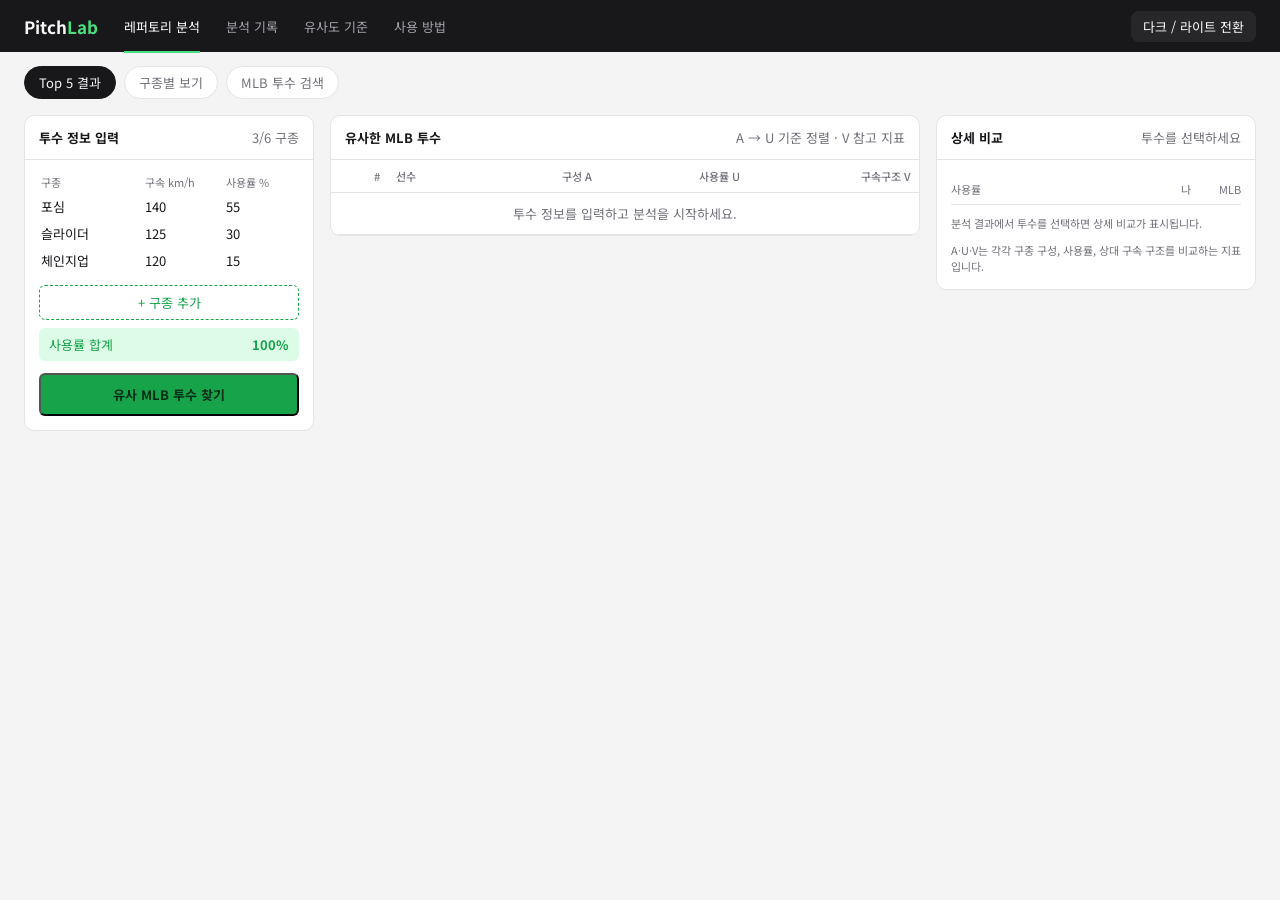
<file: PitchLab_web.html>
<!DOCTYPE html>
<html lang="ko">

<head>
  <meta charset="utf-8">
  <meta name="viewport" content="width=device-width, initial-scale=1, viewport-fit=cover">
  <title>PitchLab 시안 D · 스포츠 스탯 포털형</title>
  <link href="https://fonts.googleapis.com/css2?family=Noto+Sans+KR:wght@400;500;700&display=swap" rel="stylesheet">
  <style>
    :root {
      --pg: #f4f4f5;
      --pn: #fff;
      --bd: #e4e4e7;
      --tx: #18181b;
      --t2: #71717a;
      --hd: #18181b;
      --ht: #fafafa;
      --ac: #16a34a;
      --acbg: #dcfce7;
      --hl: #f0fdf4;
      --bar: #e4e4e7;
      box-sizing: border-box;
      padding-top: env(safe-area-inset-top, 0px);
      padding-bottom: env(safe-area-inset-bottom, 0px)
    }

    @media(prefers-color-scheme:dark) {
      :root:not([data-theme="light"]) {
        --pg: #09090b;
        --pn: #18181b;
        --bd: #27272a;
        --tx: #fafafa;
        --t2: #a1a1aa;
        --hd: #000;
        --ac: #4ade80;
        --acbg: #14532d;
        --hl: #052e16;
        --bar: #27272a
      }
    }

    :root[data-theme="dark"] {
      --pg: #09090b;
      --pn: #18181b;
      --bd: #27272a;
      --tx: #fafafa;
      --t2: #a1a1aa;
      --hd: #000;
      --ac: #4ade80;
      --acbg: #14532d;
      --hl: #052e16;
      --bar: #27272a
    }

    html {
      scroll-padding-top: env(safe-area-inset-top, 0px)
    }

    * {
      box-sizing: border-box
    }

    body {
      margin: 0;
      background: var(--pg);
      color: var(--tx);
      font-family: 'Noto Sans KR', system-ui, sans-serif;
      font-size: 13px
    }

    .sc {
      overflow-x: auto
    }

    .app {
      min-width: 1100px
    }

    header {
      background: var(--hd);
      color: var(--ht);
      display: flex;
      align-items: center;
      gap: 26px;
      padding: 0 24px;
      height: 52px
    }

    header b {
      font-size: 17px
    }

    header b i {
      font-style: normal;
      color: #4ade80
    }

    header a {
      color: #a1a1aa;
      font-size: 13px
    }

    header a.on {
      color: #fff;
      border-bottom: 2px solid #4ade80;
      padding: 17px 0 15px
    }

    header button {
      margin-left: auto;
      background: #27272a;
      color: #fafafa;
      border: 0;
      border-radius: 8px;
      padding: 6px 12px;
      font: inherit;
      cursor: pointer
    }

    .tabs {
      display: flex;
      gap: 8px;
      padding: 14px 24px 0
    }

    .tabs span {
      padding: 6px 14px;
      border-radius: 99px;
      border: 1px solid var(--bd);
      background: var(--pn);
      color: var(--t2)
    }

    .tabs .on {
      background: var(--tx);
      color: var(--pg);
      border-color: var(--tx)
    }

    .g {
      display: grid;
      grid-template-columns: 290px 1fr 320px;
      gap: 16px;
      padding: 16px 24px 32px;
      align-items: start
    }

    .p {
      background: var(--pn);
      border: 1px solid var(--bd);
      border-radius: 10px;
      overflow: hidden
    }

    .p h3 {
      margin: 0;
      padding: 12px 14px;
      font-size: 13px;
      border-bottom: 1px solid var(--bd);
      display: flex;
      justify-content: space-between
    }

    .p h3 em {
      font-style: normal;
      color: var(--t2);
      font-weight: 400
    }

    .pb {
      padding: 14px
    }

    .ir {
      display: grid;
      grid-template-columns: 1.3fr 1fr 1fr;
      gap: 6px;
      margin-bottom: 6px
    }

    .ir div {
      border: 1px solid var(--bd);
      border-radius: 6px;
      padding: 7px 8px;
      background: var(--pg)
    }

    .ir.h div {
      border: 0;
      background: none;
      color: var(--t2);
      font-size: 11px;
      padding: 0 2px
    }

    .add {
      text-align: center;
      color: var(--ac);
      border: 1px dashed var(--ac);
      border-radius: 6px;
      padding: 7px;
      margin: 8px 0
    }

    .ok {
      display: flex;
      justify-content: space-between;
      background: var(--acbg);
      color: var(--ac);
      border-radius: 6px;
      padding: 7px 10px;
      margin-bottom: 12px
    }

    .go {
      background: var(--ac);
      color: #052e16;
      text-align: center;
      font-weight: 700;
      padding: 10px;
      border-radius: 6px
    }

    table {
      width: 100%;
      border-collapse: collapse
    }

    th {
      font-size: 11px;
      color: var(--t2);
      font-weight: 500;
      text-align: right;
      padding: 8px 8px;
      border-bottom: 1px solid var(--bd)
    }

    th:nth-child(2) {
      text-align: left
    }

    td {
      padding: 11px 8px;
      border-bottom: 1px solid var(--bd);
      text-align: right;
      font-variant-numeric: tabular-nums
    }

    td:nth-child(2) {
      text-align: left
    }

    tr.sel td {
      background: var(--hl)
    }

    tr.sel td:first-child {
      box-shadow: inset 3px 0 var(--ac)
    }

    .rk {
      color: var(--t2);
      text-align: center;
      width: 36px
    }

    .nm b {
      display: block;
      font-size: 14px
    }

    .nm small {
      color: var(--t2)
    }

    .sc2 {
      font-weight: 700;
      font-size: 16px
    }

    .tag {
      display: inline-block;
      background: var(--pg);
      border: 1px solid var(--bd);
      border-radius: 4px;
      padding: 0 5px;
      margin-right: 3px;
      font-size: 10px;
      color: var(--t2)
    }

    .cm {
      display: grid;
      grid-template-columns: 1fr 46px 46px;
      gap: 4px;
      padding: 7px 0;
      border-bottom: 1px solid var(--bd)
    }

    .cm span+span,
    .cm b+b {
      text-align: right
    }

    .cm.h {
      color: var(--t2);
      font-size: 11px
    }

    .br {
      margin: 10px 0 0
    }

    .br small {
      display: flex;
      justify-content: space-between;
      color: var(--t2);
      margin-bottom: 3px
    }

    .br div {
      height: 5px;
      border-radius: 3px;
      background: var(--bar);
      overflow: hidden
    }

    .br i {
      display: block;
      height: 100%;
      background: var(--ac)
    }

    .ch {
      display: flex;
      align-items: center;
      gap: 8px;
      margin-top: 8px
    }

    .ch span {
      border: 1px solid var(--bd);
      border-radius: 6px;
      padding: 6px 8px;
      background: var(--pg);
      font-size: 12px
    }

    .ch .n {
      background: var(--acbg);
      color: var(--ac);
      border-color: transparent
    }

    .nt {
      color: var(--t2);
      font-size: 11px;
      margin-top: 10px;
      line-height: 1.5
    }

    input {
      width: 100%;
      border: 0;
      outline: 0;
      background: transparent;
      color: var(--tx);
      font: inherit
    }

    button {
      font: inherit;
      cursor: pointer
    }

    .add,
    .go {
      width: 100%;
      cursor: pointer
    }

    .add {
      background: transparent
    }

    @media(max-width:1100px) {
      .app {
        min-width: 0
      }

      .g {
        grid-template-columns: 1fr
      }

      .tabs {
        overflow: auto
      }

      .sc {
        overflow: visible
      }
    }

    .toast {
      position: fixed;
      right: 20px;
      bottom: 20px;
      background: var(--tx);
      color: var(--pg);
      padding: 10px 14px;
      border-radius: 8px;
      opacity: 0;
      transform: translateY(8px);
      transition: .2s;
      pointer-events: none;
      z-index: 10
    }

    .toast.show {
      opacity: 1;
      transform: translateY(0)
    }
  </style>
</head>

<body>
  <div class="sc">
    <div class="app">
      <header><b>Pitch<i>Lab</i></b><a class="on">레퍼토리 분석</a><a>분석 기록</a><a>유사도 기준</a><a>사용 방법</a><button id="tg"
          type="button">다크 / 라이트 전환</button></header>
      <div class="tabs"><span class="on">Top 5 결과</span><span>구종별 보기</span><span>MLB 투수 검색</span></div>
      <div class="g">
        <div class="p">
          <h3>투수 정보 입력 <em>3/6 구종</em></h3>
          <div class="pb">
            <div class="ir h">
              <div>구종</div>
              <div>구속 km/h</div>
              <div>사용률 %</div>
            </div>
            <div id="pitchRows">
              <div class="ir pitch-row"><input value="포심" class="pitch" placeholder="구종"><input value="140"
                  type="number" class="velo"><input value="55" type="number" class="usage"></div>
              <div class="ir pitch-row"><input value="슬라이더" class="pitch" placeholder="구종"><input value="125"
                  type="number" class="velo"><input value="30" type="number" class="usage"></div>
              <div class="ir pitch-row"><input value="체인지업" class="pitch" placeholder="구종"><input value="120"
                  type="number" class="velo"><input value="15" type="number" class="usage"></div>
            </div>
            <button class="add" id="addPitch" type="button">+ 구종 추가</button>
            <div class="ok"><span>사용률 합계</span><b>100%</b></div><button class="go" id="findBtn" type="button">유사 MLB 투수
              찾기</button>
          </div>
        </div>
        <div class="p">
          <h3>유사한 MLB 투수 <em>A → U 기준 정렬 · V 참고 지표</em></h3>
          <table>
            <thead>
              <tr>
                <th>#</th>
                <th>선수</th>
                <th>구성 A</th>
                <th>사용률 U</th>
                <th>구속구조 V</th>
              </tr>
            </thead>

            <tbody id="resultBody">
              <tr>
                <td colspan="5" style="text-align:center;color:var(--t2);">
                  투수 정보를 입력하고 분석을 시작하세요.
                </td>
              </tr>
            </tbody>
          </table>
        </div>
        <div class="p">
          <h3>
            상세 비교
            <em id="detailTitle">투수를 선택하세요</em>
          </h3>

          <div class="pb">
            <div id="usageCompare">
              <div class="cm h">
                <span>사용률</span>
                <span>나</span>
                <span>MLB</span>
              </div>

              <div class="nt">
                분석 결과에서 투수를 선택하면 상세 비교가 표시됩니다.
              </div>
            </div>

            <div id="scoreCompare" style="display:none;">
              <div class="br">
                <small>
                  <span>구종 구성 A</span>
                  <b id="detailA">-</b>
                </small>
                <div><i id="barA" style="width:0%"></i></div>
              </div>

              <div class="br">
                <small>
                  <span>사용률 U</span>
                  <b id="detailU">-</b>
                </small>
                <div><i id="barU" style="width:0%"></i></div>
              </div>

              <div class="br">
                <small>
                  <span>구속 구조 V</span>
                  <b id="detailV">-</b>
                </small>
                <div><i id="barV" style="width:0%"></i></div>
              </div>
            </div>

            <div class="nt">
              A·U·V는 각각 구종 구성, 사용률, 상대 구속 구조를 비교하는 지표입니다.
            </div>
          </div>
        </div>

        <script>
          const $ = (s, root = document) => root.querySelector(s);
          const $$ = (s, root = document) => [...root.querySelectorAll(s)];

          function toast(msg) {
            let t = $('.toast');

            if (!t) {
              t = document.createElement('div');
              t.className = 'toast';
              document.body.appendChild(t);
            }

            t.textContent = msg;
            t.classList.add('show');

            clearTimeout(window._toastTimer);

            window._toastTimer = setTimeout(() => {
              t.classList.remove('show');
            }, 1800);
          }


          function updateTotal() {
            const rows = $$('.pitch-row');

            const total = rows.reduce(
              (sum, row) => sum + (Number($('.usage', row).value) || 0),
              0
            );

            const box = $('.ok');

            $('b', box).textContent = total + '%';

            box.style.background =
              total === 100 ? 'var(--acbg)' : 'var(--pg)';

            box.style.color =
              total === 100 ? 'var(--ac)' : 'var(--t2)';

            $('em', $('.p')).textContent =
              rows.length + '/6 구종';
          }


          function addPitch() {
            const rows = $$('.pitch-row');

            if (rows.length >= 6) {
              toast('최대 6개 구종까지 입력할 수 있습니다.');
              return;
            }

            const row = document.createElement('div');

            row.className = 'ir pitch-row';

            row.innerHTML = `
      <input
        value=""
        class="pitch"
        placeholder="구종"
      >

      <input
        value=""
        type="number"
        class="velo"
        placeholder="km/h"
      >

      <input
        value=""
        type="number"
        class="usage"
        placeholder="%"
      >
    `;

            $('#pitchRows').appendChild(row);

            $('.usage', row).addEventListener(
              'input',
              updateTotal
            );

            updateTotal();

            $('.pitch', row).focus();
          }


          function getInput() {
            return $$('.pitch-row')
              .map(row => ({
                pitch: $('.pitch', row).value.trim(),
                velocity: Number($('.velo', row).value),
                usage: Number($('.usage', row).value)
              }))
              .filter(item => item.pitch);
          }


          function showDetail(player, userData) {
            $('#detailTitle').textContent =
              '내 투수 vs ' + player.player_name;


            const pitchNameMap = {
              FF: '포심',
              SI: '싱커',
              FC: '커터',
              SL: '슬라이더',
              ST: '스위퍼',
              CU: '커브',
              KC: '너클커브',
              CH: '체인지업',
              FS: '스플리터'
            };


            const inputMap = {
              '포심': 'FF',
              '싱커': 'SI',
              '커터': 'FC',
              '슬라이더': 'SL',
              '스위퍼': 'ST',
              '커브': 'CU',
              '너클커브': 'KC',
              '체인지업': 'CH',
              '스플리터': 'FS'
            };


            /*
              내 투수의 사용률
            */
            const myUsage = {};

            userData.forEach(item => {
              const code = inputMap[item.pitch];

              if (code) {
                myUsage[code] = item.usage;
              }
            });


            /*
              MLB 투수의 실제 시즌 사용률
            */
            const mlbUsage = {};

            if (player.pitch_details) {
              player.pitch_details.forEach(item => {
                mlbUsage[item.pitch] = item.usage;
              });
            }


            /*
              내 투수와 MLB 투수가 사용하는
              모든 구종을 합쳐서 표시
            */
            const allPitches = [
              ...new Set([
                ...Object.keys(myUsage),
                ...Object.keys(mlbUsage)
              ])
            ];


            /*
              사용률 비교 화면
            */
            $('#usageCompare').innerHTML = `
      <div class="cm h">
        <span>사용률</span>
        <span>나</span>
        <span>MLB</span>
      </div>

      ${allPitches.map(pitch => `
        <div class="cm">
          <span>${pitchNameMap[pitch] || pitch}</span>

          <b>
            ${myUsage[pitch] ?? 0}%
          </b>

          <b>
            ${mlbUsage[pitch] ?? 0}%
          </b>
        </div>
      `).join('')}
    `;


            /*
              A / U / V 점수 표시
            */
            $('#scoreCompare').style.display = 'block';


            const aScore = Number(player.A_score);
            const uScore = Number(player.U_score);

            const vScore =
              player.V_score === null ||
                player.V_score === undefined
                ? null
                : Number(player.V_score);


            $('#detailA').textContent =
              aScore.toFixed(1);

            $('#detailU').textContent =
              uScore.toFixed(1);

            $('#detailV').textContent =
              vScore === null
                ? '-'
                : vScore.toFixed(1);


            /*
              막대그래프
            */
            $('#barA').style.width =
              aScore + '%';

            $('#barU').style.width =
              uScore + '%';

            $('#barV').style.width =
              vScore === null
                ? '0%'
                : vScore + '%';
          }


          async function runSearch() {
            const data = getInput();

            const total = data.reduce(
              (sum, item) => sum + item.usage,
              0
            );


            /*
              입력값 검사
            */
            if (!data.length) {
              toast('구종을 하나 이상 입력하세요.');
              return;
            }


            if (total !== 100) {
              toast('사용률 합계를 100%로 맞춰주세요.');
              return;
            }


            if (
              data.some(
                item =>
                  !Number.isFinite(item.velocity) ||
                  item.velocity <= 0
              )
            ) {
              toast('평균 구속을 확인하세요.');
              return;
            }


            /*
              한글 구종명 → Statcast 코드
            */
            const pitchMap = {
              '포심': 'FF',
              '싱커': 'SI',
              '커터': 'FC',
              '슬라이더': 'SL',
              '스위퍼': 'ST',
              '커브': 'CU',
              '너클커브': 'KC',
              '체인지업': 'CH',
              '스플리터': 'FS'
            };


            const userRepertoire = {};


            for (const item of data) {
              const pitchCode =
                pitchMap[item.pitch];


              if (!pitchCode) {
                toast(
                  '지원하지 않는 구종이 있습니다: ' +
                  item.pitch
                );

                return;
              }


              userRepertoire[pitchCode] = {
                velocity: item.velocity,
                usage: item.usage
              };
            }


            /*
              Flask API 호출
            */
            try {
              const response = await fetch(
                'http://127.0.0.1:5000/api/similar',
                {
                  method: 'POST',

                  headers: {
                    'Content-Type':
                      'application/json'
                  },

                  body: JSON.stringify(
                    userRepertoire
                  )
                }
              );


              if (!response.ok) {
                throw new Error(
                  'API 요청 실패: ' +
                  response.status
                );
              }


              const result =
                await response.json();


              console.log(
                'PitchLab API 결과:',
                result
              );


              /*
                결과가 없는 경우
              */
              if (
                !result.results ||
                result.results.length === 0
              ) {
                $('#resultBody').innerHTML = `
          <tr>
            <td
              colspan="5"
              style="
                text-align:center;
                color:var(--t2);
              "
            >
              조건에 맞는 MLB 투수를 찾지 못했습니다.
            </td>
          </tr>
        `;

                toast(
                  '조건에 맞는 투수를 찾지 못했습니다.'
                );

                return;
              }


              /*
                Top 5 결과 테이블 생성
              */
              $('#resultBody').innerHTML =
                result.results
                  .map((player, index) => {

                    const tags =
                      player.pitches
                        .map(
                          pitch =>
                            `<span class="tag">${pitch}</span>`
                        )
                        .join('');


                    const aScore =
                      Number(
                        player.A_score
                      ).toFixed(1);


                    const uScore =
                      Number(
                        player.U_score
                      ).toFixed(1);


                    const vScore =
                      player.V_score === null ||
                        player.V_score === undefined
                        ? '-'
                        : Number(
                          player.V_score
                        ).toFixed(1);


                    return `
              <tr
                class="${index === 0
                        ? 'sel'
                        : ''
                      }"
              >

                <td class="rk">
                  ${index + 1}
                </td>

                <td class="nm">
                  <b>
                    ${player.player_name}
                  </b>

                  ${tags}
                </td>

                <td>
                  ${aScore}
                </td>

                <td>
                  ${uScore}
                </td>

                <td>
                  ${vScore}
                </td>

              </tr>
            `;
                  })
                  .join('');


              /*
                새로 생성된 Top 5 행에
                클릭 이벤트 연결
              */
              const resultRows =
                $$('#resultBody tr');


              resultRows.forEach(
                (row, index) => {

                  row.addEventListener(
                    'click',
                    () => {

                      resultRows.forEach(
                        item =>
                          item.classList.remove(
                            'sel'
                          )
                      );


                      row.classList.add(
                        'sel'
                      );


                      showDetail(
                        result.results[index],
                        data
                      );
                    }
                  );
                }
              );


              /*
                검색 직후 1위 투수를
                상세 비교에 자동 표시
              */
              showDetail(
                result.results[0],
                data
              );


              toast(
                '실제 MLB 데이터 분석이 완료되었습니다.'
              );


            } catch (error) {

              console.error(
                'PitchLab 오류:',
                error
              );


              toast(
                '서버 연결에 실패했습니다.'
              );
            }
          }


          /*
            버튼 이벤트
          */
          $('#addPitch').addEventListener(
            'click',
            addPitch
          );


          $('#findBtn').addEventListener(
            'click',
            runSearch
          );


          $$('.usage').forEach(input => {
            input.addEventListener(
              'input',
              updateTotal
            );
          });


          /*
            다크 / 라이트 모드
          */
          $('#tg').addEventListener(
            'click',
            function () {

              const root =
                document.documentElement;


              const dark =
                root.getAttribute(
                  'data-theme'
                ) === 'dark' ||

                (
                  !root.getAttribute(
                    'data-theme'
                  ) &&

                  matchMedia(
                    '(prefers-color-scheme:dark)'
                  ).matches
                );


              root.setAttribute(
                'data-theme',
                dark
                  ? 'light'
                  : 'dark'
              );
            }
          );


          /*
            최초 사용률 합계 표시
          */
          updateTotal();
        </script>

</body>

</html>
</file>
